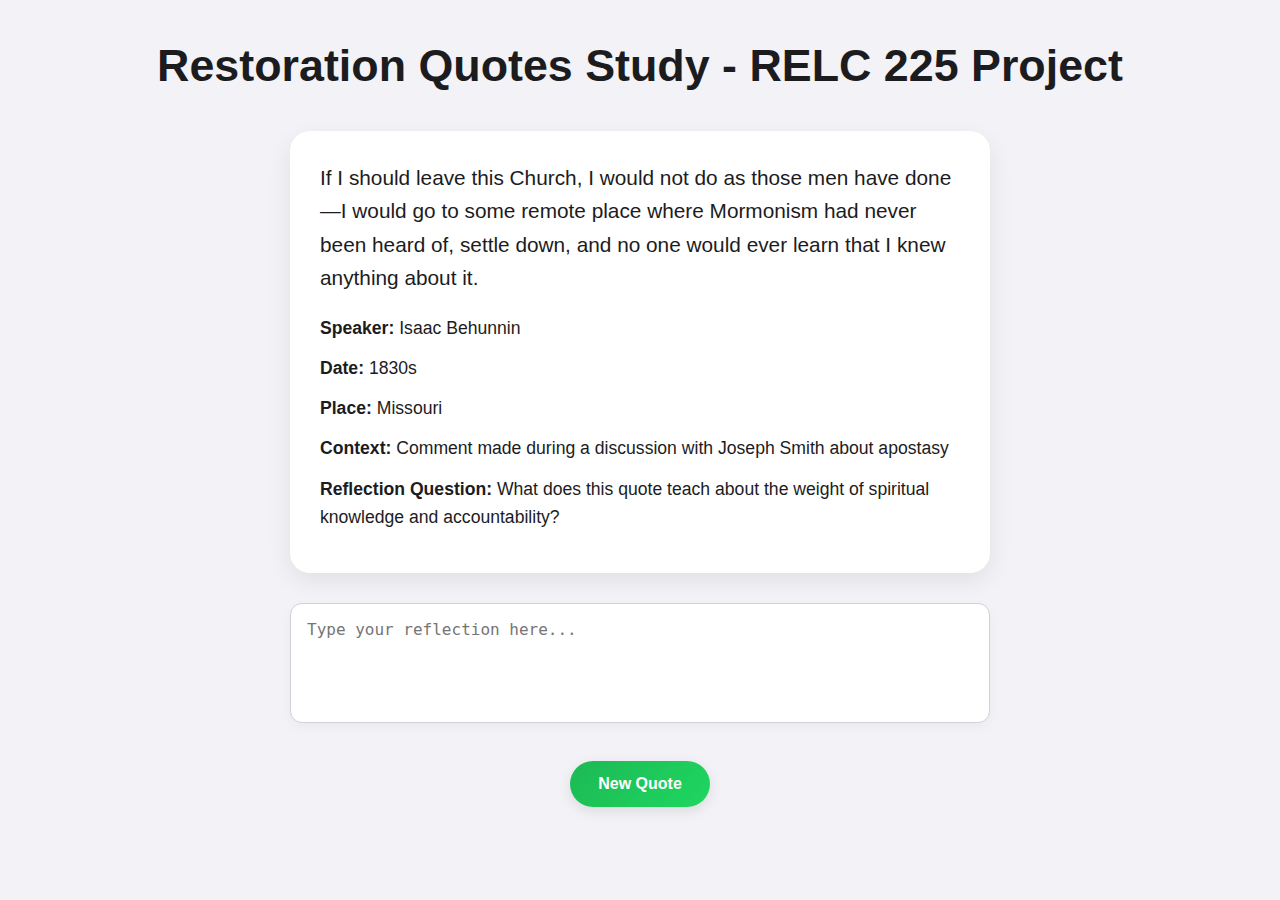
<file: index.html>
<!DOCTYPE html>
<html lang="en">
<head>
    <meta charset="UTF-8">
    <title>Restoration Quotes Study - RELC 225 Project</title>
    <link rel="stylesheet" href="style.css">
</head>
<body>
    <h1>Restoration Quotes Study - RELC 225 Project</h1>
    <div class="card">
        <p id="quote">Loading...</p>
        <p><strong>Speaker:</strong> <span id="speaker"></span></p>
        <p><strong>Date:</strong> <span id="date"></span></p>
        <p><strong>Place:</strong> <span id="place"></span></p>
        <p><strong>Context:</strong> <span id="context"></span></p>
        <p><strong>Reflection Question:</strong> <span id="prompt"></span></p>
    </div>

    <textarea id="response" placeholder="Type your reflection here..."></textarea>
    <br>
    <button onclick="getQuote()">New Quote</button>

    <script>
        let quotes = [];
    
        async function loadQuotes() {
            const res = await fetch("quotes.json");
            quotes = await res.json();
            getQuote();
        }
    
        function getQuote() {
            const data = quotes[Math.floor(Math.random() * quotes.length)];
            document.getElementById('quote').textContent = data.quote;
            document.getElementById('speaker').textContent = data.speaker;
            document.getElementById('date').textContent = data.date;
            document.getElementById('place').textContent = data.place;
            document.getElementById('context').textContent = data.context;
            document.getElementById('prompt').textContent = data.prompt;
            document.getElementById('response').value = '';
        }
    
        window.onload = loadQuotes;
    </script>
    
</body>
</html>
</file>
<file: style.css>
/* General Reset */
* {
    box-sizing: border-box;
    margin: 0;
    padding: 0;
}

/* Apple/Spotify-style Body */
body {
    font-family: -apple-system, BlinkMacSystemFont, "Segoe UI", Roboto, Helvetica, Arial, sans-serif;
    background-color: #f2f2f7;
    color: #1c1c1e;
    padding: 40px 20px;
    display: flex;
    flex-direction: column;
    align-items: center;
}

/* Title */
h1 {
    font-size: 2.8rem;
    margin-bottom: 40px;
    font-weight: 600;
}

/* Quote Card */
.card {
    background-color: white;
    border-radius: 20px;
    padding: 30px;
    width: 100%;
    max-width: 700px;
    box-shadow: 0 8px 24px rgba(0, 0, 0, 0.08);
    margin-bottom: 30px;
    text-align: left;
    line-height: 1.6;
}

.card p {
    margin-bottom: 12px;
    font-size: 1.1rem;
}

.card p#quote {
    font-size: 1.3rem;
    font-weight: 500;
    margin-bottom: 20px;
}

/* Textarea */
textarea {
    width: 100%;
    max-width: 700px;
    height: 120px;
    padding: 16px;
    font-size: 1rem;
    border: 1px solid #d1d1d6;
    border-radius: 12px;
    resize: none;
    margin-bottom: 20px;
    background-color: white;
    box-shadow: 0 4px 12px rgba(0, 0, 0, 0.04);
    transition: border-color 0.3s ease;
}

textarea:focus {
    outline: none;
    border-color: #007aff;
}

/* Button – Spotify style with Apple minimalism */
button {
    padding: 14px 28px;
    font-size: 1rem;
    font-weight: 600;
    border-radius: 100px;
    background: linear-gradient(135deg, #1db954, #1ed760);
    color: white;
    border: none;
    cursor: pointer;
    transition: all 0.3s ease;
    box-shadow: 0 4px 14px rgba(0, 0, 0, 0.1);
}

button:hover {
    transform: scale(1.03);
    box-shadow: 0 6px 18px rgba(0, 0, 0, 0.15);
}

button:active {
    transform: scale(0.98);
}
</file>
